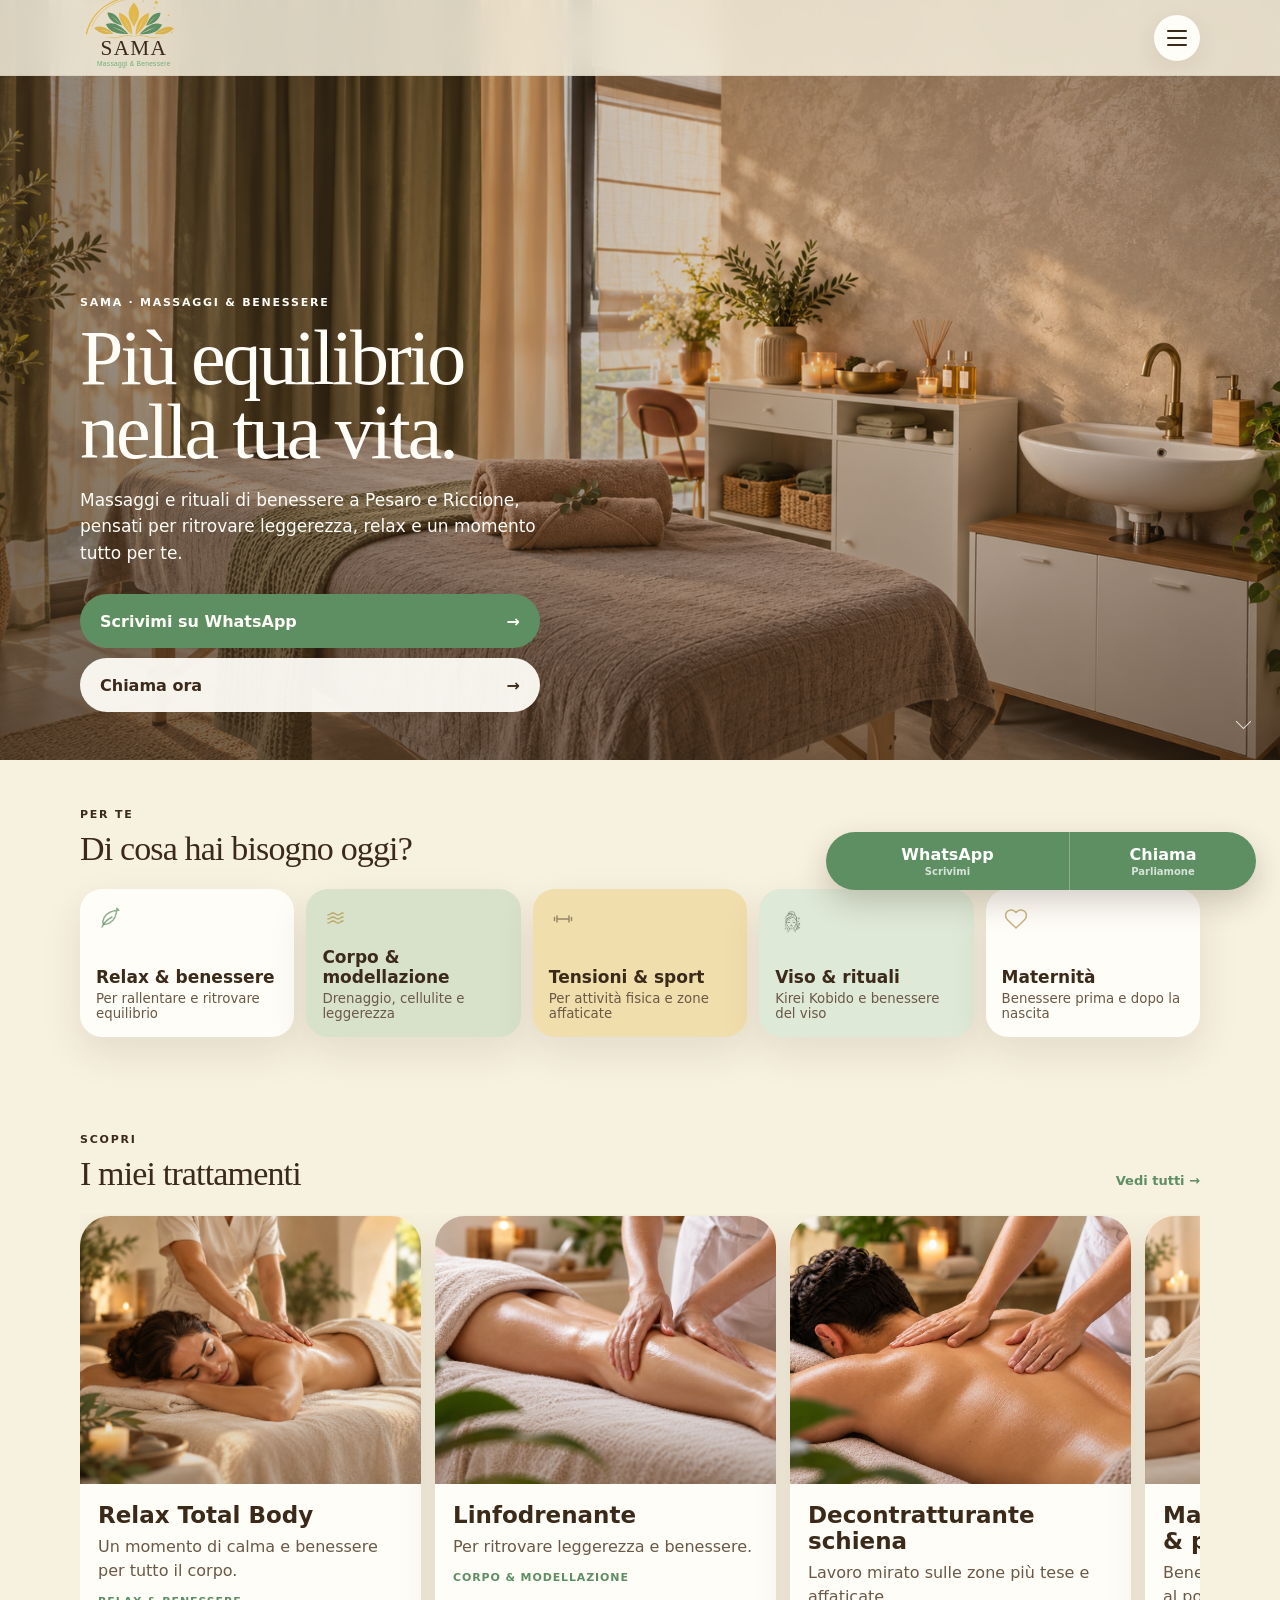
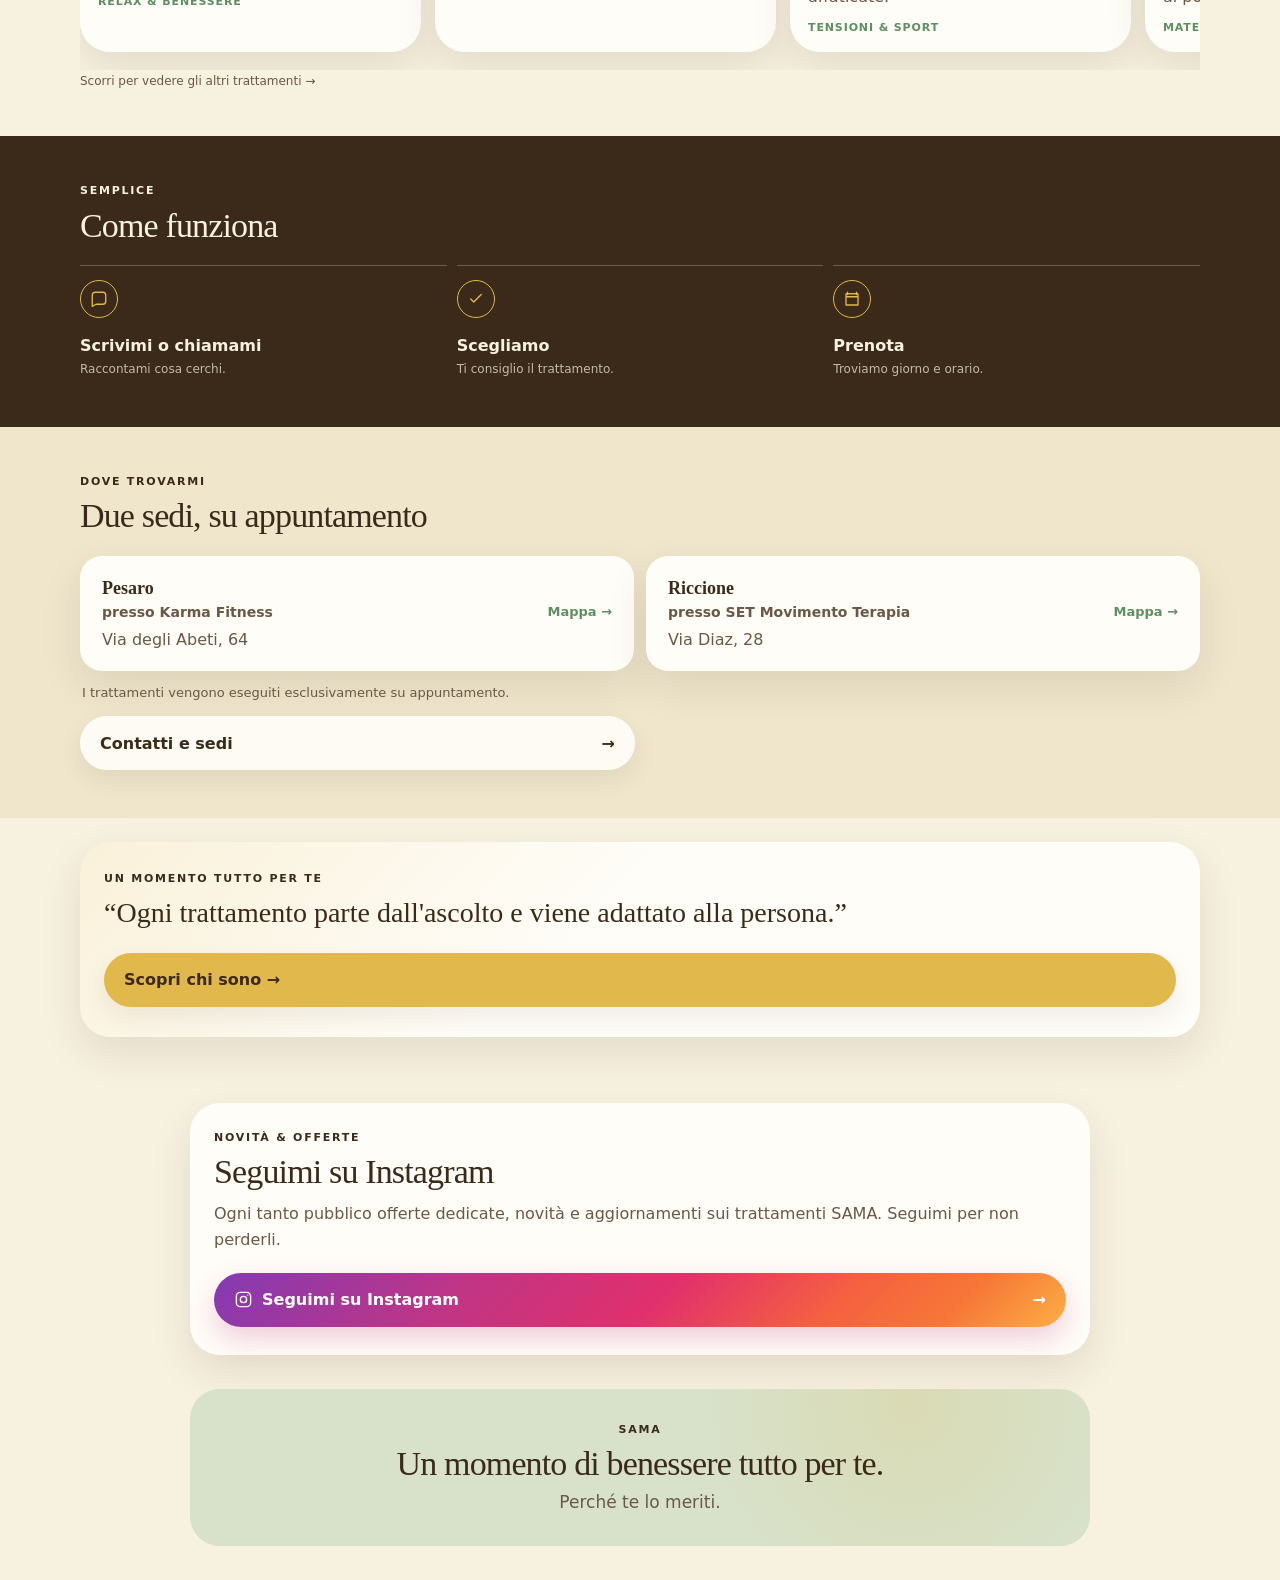
<file: index.html>
<!doctype html>
<html lang="it">
<head>
  <meta charset="utf-8">
  <meta name="viewport" content="width=device-width, initial-scale=1, viewport-fit=cover">
  <meta name="theme-color" content="#f7f1df">
  <meta name="description" content="Cerchi un massaggio a Pesaro o Riccione? Scopri i trattamenti SAMA per relax, tensioni muscolari, corpo e viso. Prenota il tuo momento di benessere.">
  <title>Massaggi a Pesaro e Riccione | SAMA Massaggi & Benessere</title>
  <link rel="canonical" href="https://samamassaggi.it/">
  <meta name="robots" content="index, follow, max-image-preview:large">
  <meta property="og:type" content="website">
  <meta property="og:locale" content="it_IT">
  <meta property="og:site_name" content="SAMA Massaggi & Benessere">
  <meta property="og:title" content="Massaggi a Pesaro e Riccione | SAMA Massaggi & Benessere">
  <meta property="og:description" content="Cerchi un massaggio a Pesaro o Riccione? Scopri i trattamenti SAMA per relax, tensioni muscolari, corpo e viso. Prenota il tuo momento di benessere.">
  <meta property="og:url" content="https://samamassaggi.it/">
  <meta property="og:image" content="https://samamassaggi.it/assets/hero-home.webp">
  <meta name="twitter:card" content="summary_large_image">
  <meta name="twitter:title" content="Massaggi a Pesaro e Riccione | SAMA Massaggi & Benessere">
  <meta name="twitter:description" content="Cerchi un massaggio a Pesaro o Riccione? Scopri i trattamenti SAMA per relax, tensioni muscolari, corpo e viso. Prenota il tuo momento di benessere.">
  <meta name="twitter:image" content="https://samamassaggi.it/assets/hero-home.webp">
  <link rel="icon" href="assets/favicon.ico" sizes="any">
  <link rel="apple-touch-icon" href="assets/sama-emblema-512.png">
  <link rel="icon" type="image/png" sizes="16x16" href="assets/favicon-16x16.png">
  <link rel="icon" type="image/png" sizes="32x32" href="assets/favicon-32x32.png">
  <link rel="icon" type="image/png" sizes="48x48" href="assets/favicon-48x48.png">
  <link rel="icon" type="image/png" sizes="64x64" href="assets/favicon-64x64.png">
  <link rel="preload" as="image" href="assets/hero-home.webp">
  <link rel="stylesheet" href="style.css">

  <script type="application/ld+json">
  {
    "@context": "https://schema.org",
    "@graph": [
      {
        "@type": "Organization",
        "@id": "https://samamassaggi.it/#organization",
        "name": "SAMA Massaggi & Benessere",
        "url": "https://samamassaggi.it/",
        "logo": "https://samamassaggi.it/assets/sama-emblema-512.png",
        "telephone": "+393519392394",
        "sameAs": ["https://www.instagram.com/sama.massaggiebenessere/"],
        "areaServed": [
          {"@type": "City", "name": "Pesaro"},
          {"@type": "City", "name": "Riccione"}
        ]
      },
      {
        "@type": "LocalBusiness",
        "@id": "https://samamassaggi.it/#pesaro",
        "name": "SAMA Massaggi & Benessere - Pesaro",
        "url": "https://samamassaggi.it/",
        "telephone": "+393519392394",
        "image": "https://samamassaggi.it/assets/hero-home.webp",
        "parentOrganization": {"@id": "https://samamassaggi.it/#organization"},
        "sameAs": ["https://www.instagram.com/sama.massaggiebenessere/"],
        "address": {
          "@type": "PostalAddress",
          "streetAddress": "Via degli Abeti 64",
          "addressLocality": "Pesaro",
          "addressRegion": "PU",
          "addressCountry": "IT"
        }
      },
      {
        "@type": "LocalBusiness",
        "@id": "https://samamassaggi.it/#riccione",
        "name": "SAMA Massaggi & Benessere - Riccione",
        "url": "https://samamassaggi.it/",
        "telephone": "+393519392394",
        "image": "https://samamassaggi.it/assets/hero-home.webp",
        "parentOrganization": {"@id": "https://samamassaggi.it/#organization"},
        "sameAs": ["https://www.instagram.com/sama.massaggiebenessere/"],
        "address": {
          "@type": "PostalAddress",
          "streetAddress": "Via Diaz 28",
          "addressLocality": "Riccione",
          "addressRegion": "RN",
          "addressCountry": "IT"
        }
      }
    ]
  }
  </script>
</head>
<body>
  <header class="site-header">
    <a class="brand" href="/" aria-label="SAMA Massaggi e Benessere">
      <img src="assets/logo-sama.svg" alt="SAMA Massaggi & Benessere">
    </a>
    <button class="menu-button" type="button" aria-label="Apri menu" aria-expanded="false" aria-controls="main-menu">
      <span></span><span></span><span></span>
    </button>
  </header>

  <nav class="mobile-menu" id="main-menu" aria-label="Navigazione principale">
    <a href="/">Home</a>
    <a href="/trattamenti">Trattamenti</a>
    <a href="/chi-sono">Chi sono</a>
    <a href="/contatti">Contatti</a>
  </nav>

  <main>
    <section class="hero">
      <div class="hero__decor hero__decor--one"></div>
      <div class="hero__decor hero__decor--two"></div>
      <div class="hero__content">
        <p class="eyebrow">SAMA · MASSAGGI & BENESSERE</p>
        <h1>Più equilibrio<br>nella tua vita.</h1>
        <p class="hero__lead">Massaggi e rituali di benessere a Pesaro e Riccione, pensati per ritrovare leggerezza, relax e un momento tutto per te.</p>
        <div class="actions">
          <a class="button button--primary" href="#" data-whatsapp>Scrivimi su WhatsApp <span>→</span></a>
          <a class="button button--secondary" href="#" data-phone>Chiama ora <span>→</span></a>
        </div>
      </div>
      <div class="scroll-cue" aria-hidden="true"><span></span></div>
    </section>

    <section class="section section--needs">
      <div class="section-heading">
        <div>
          <p class="eyebrow">PER TE</p>
          <h2>Di cosa hai bisogno oggi?</h2>
        </div>
      </div>
      <div class="needs-row needs-row--categories" data-home-categories></div>
    </section>

    <section class="section section--treatments">
      <div class="section-heading">
        <div>
          <p class="eyebrow">SCOPRI</p>
          <h2>I miei trattamenti</h2>
        </div>
        <a class="text-link" href="/trattamenti">Vedi tutti →</a>
      </div>

      <div class="treatment-carousel" aria-label="Anteprima trattamenti" data-home-treatments></div>
      <p class="swipe-hint">Scorri per vedere gli altri trattamenti <span>→</span></p>
    </section>

    <section class="section section--how">
      <div class="section-heading">
        <div>
          <p class="eyebrow">SEMPLICE</p>
          <h2>Come funziona</h2>
        </div>
      </div>
      <div class="steps">
        <article>
          <span class="step-icon" aria-hidden="true">
            <svg viewBox="0 0 24 24"><path d="M21 15a4 4 0 0 1-4 4H8l-5 3V7a4 4 0 0 1 4-4h10a4 4 0 0 1 4 4z"/></svg>
          </span>
          <h3>Scrivimi o chiamami</h3><p>Raccontami cosa cerchi.</p>
        </article>
        <article>
          <span class="step-icon" aria-hidden="true">
            <svg viewBox="0 0 24 24"><path d="m5 12 4 4L19 6"/></svg>
          </span>
          <h3>Scegliamo</h3><p>Ti consiglio il trattamento.</p>
        </article>
        <article>
          <span class="step-icon" aria-hidden="true">
            <svg viewBox="0 0 24 24"><path d="M6 3v3M18 3v3M4 9h16M5 5h14a1 1 0 0 1 1 1v14H4V6a1 1 0 0 1 1-1z"/></svg>
          </span>
          <h3>Prenota</h3><p>Troviamo giorno e orario.</p>
        </article>
      </div>
    </section>

    <section class="section section--location">
      <div class="section-heading">
        <div>
          <p class="eyebrow">DOVE TROVARMI</p>
          <h2>Due sedi, su appuntamento</h2>
        </div>
      </div>

      <div class="location-list" data-location-list="home">
        <div class="location-card"><div><strong class="location-city">Pesaro</strong><span class="location-venue">presso Karma Fitness</span><p>Via degli Abeti, 64</p></div><a class="text-link" href="https://www.google.com/maps/search/?api=1&amp;query=Karma%20Fitness%20Via%20degli%20Abeti%2064%20Pesaro" target="_blank" rel="noopener">Mappa →</a></div>
        <div class="location-card"><div><strong class="location-city">Riccione</strong><span class="location-venue">presso SET Movimento Terapia</span><p>Via Diaz, 28</p></div><a class="text-link" href="https://www.google.com/maps/search/?api=1&amp;query=Via%20Diaz%2028%20Riccione" target="_blank" rel="noopener">Mappa →</a></div>
      </div>

      <p class="location-note">I trattamenti vengono eseguiti esclusivamente su appuntamento.</p>

      <div class="location-actions">
        <a class="button button--secondary" href="/contatti">Contatti e sedi <span>→</span></a>
      </div>
    </section>

    <section class="section section--trust">
      <div class="trust-card">
        <p class="eyebrow">UN MOMENTO TUTTO PER TE</p>
        <blockquote>“Ogni trattamento parte dall'ascolto e viene adattato alla persona.”</blockquote>
        <a class="button button--gold" href="/chi-sono">Scopri chi sono →</a>
      </div>
    </section>
    <section class="section home-instagram">
      <div class="social-card">
        <p class="eyebrow">NOVITÀ & OFFERTE</p>
        <h2>Seguimi su Instagram</h2>
        <p>Ogni tanto pubblico offerte dedicate, novità e aggiornamenti sui trattamenti SAMA. Seguimi per non perderli.</p>
        <a class="button button--instagram" href="https://www.instagram.com/sama.massaggiebenessere/" target="_blank" rel="noopener noreferrer" aria-label="Segui SAMA Massaggi e Benessere su Instagram">
          <span class="instagram-label"><svg viewBox="0 0 24 24" aria-hidden="true"><rect x="3" y="3" width="18" height="18" rx="5"/><circle cx="12" cy="12" r="4"/><circle cx="17.5" cy="6.5" r=".8" class="instagram-dot"/></svg> Seguimi su Instagram</span><span>→</span>
        </a>
      </div>
    </section>

    <section class="home-motto">
      <p class="eyebrow">SAMA</p>
      <h2>Un momento di benessere tutto per te.</h2>
      <p>Perché te lo meriti.</p>
    </section>
  </main>

  <nav class="sticky-contact" aria-label="Contatti rapidi">
    <a href="#" data-whatsapp><span class="sticky-contact__label">WhatsApp</span><small>Scrivimi</small></a>
    <a href="#" data-phone><span class="sticky-contact__label">Chiama</span><small>Parliamone</small></a>
  </nav>

  <script src="site-data.js"></script>
  <script src="script.js"></script>
</body>
</html>
</file>
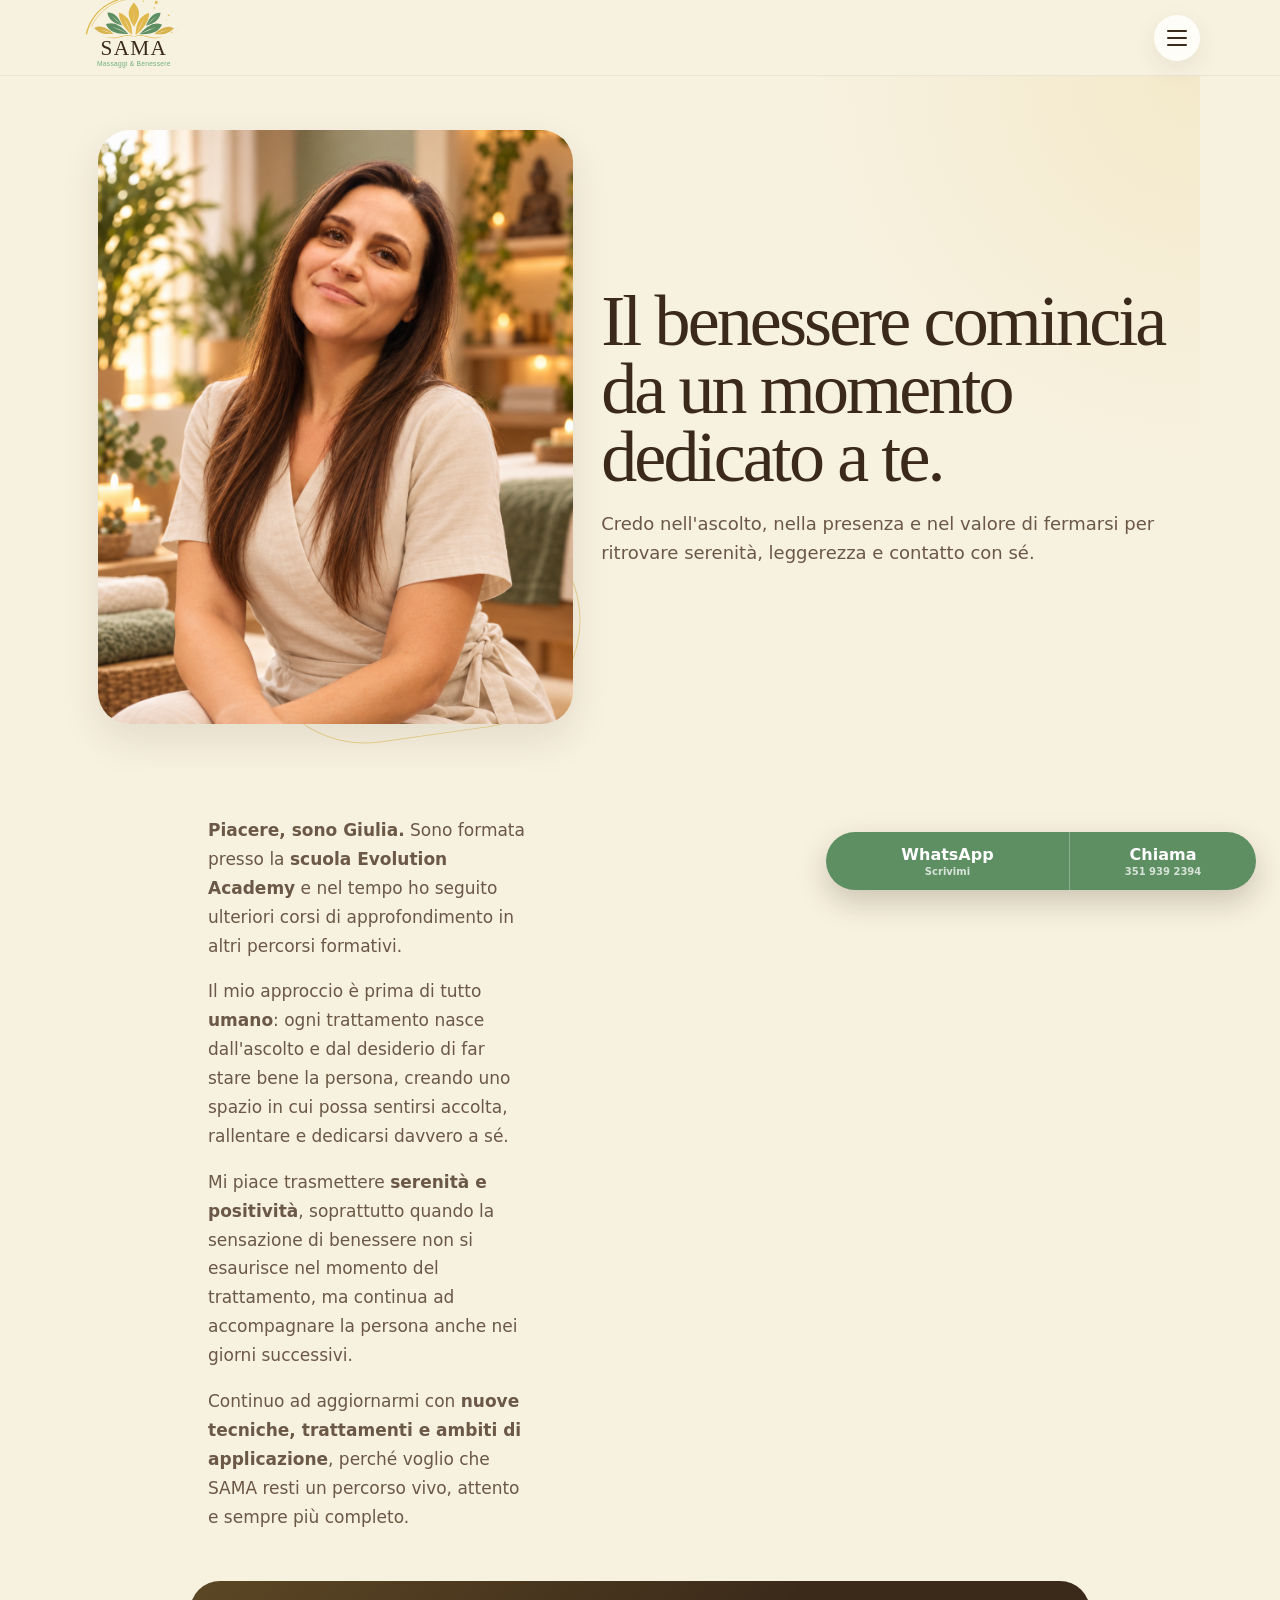
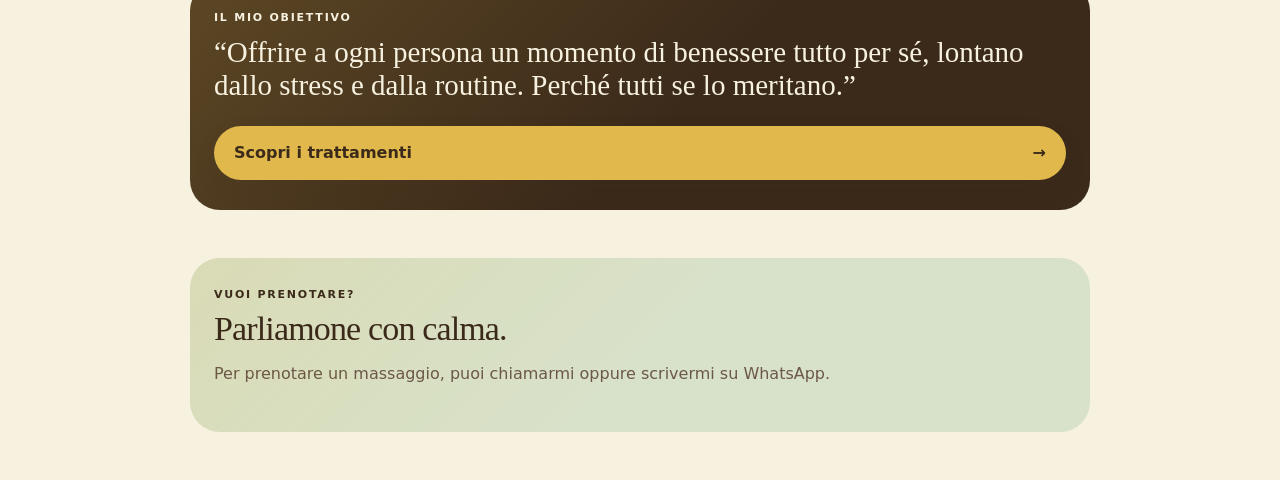
<file: chi-sono.html>
<!doctype html>
<html lang="it">
<head>
  <meta charset="utf-8">
  <meta name="viewport" content="width=device-width, initial-scale=1, viewport-fit=cover">
  <meta name="theme-color" content="#f7f1df">
  <meta name="description" content="Conosci Giulia e l’approccio SAMA: ascolto, attenzione e aggiornamento continuo per creare momenti di benessere a Pesaro e Riccione.">
  <title>Giulia | SAMA Massaggi & Benessere a Pesaro e Riccione</title>
  <link rel="canonical" href="https://samamassaggi.it/chi-sono">
  <meta name="robots" content="index, follow, max-image-preview:large">
  <meta property="og:type" content="website">
  <meta property="og:locale" content="it_IT">
  <meta property="og:site_name" content="SAMA Massaggi & Benessere">
  <meta property="og:title" content="Giulia | SAMA Massaggi & Benessere a Pesaro e Riccione">
  <meta property="og:description" content="Conosci Giulia e l’approccio SAMA: ascolto, attenzione e aggiornamento continuo per creare momenti di benessere a Pesaro e Riccione.">
  <meta property="og:url" content="https://samamassaggi.it/chi-sono">
  <meta property="og:image" content="https://samamassaggi.it/assets/giulia-editoriale.webp">
  <meta name="twitter:card" content="summary_large_image">
  <meta name="twitter:title" content="Giulia | SAMA Massaggi & Benessere a Pesaro e Riccione">
  <meta name="twitter:description" content="Conosci Giulia e l’approccio SAMA: ascolto, attenzione e aggiornamento continuo per creare momenti di benessere a Pesaro e Riccione.">
  <meta name="twitter:image" content="https://samamassaggi.it/assets/giulia-editoriale.webp">
  <link rel="icon" href="assets/favicon.ico" sizes="any">
  <link rel="apple-touch-icon" href="assets/sama-emblema-512.png">
  <link rel="icon" type="image/png" sizes="16x16" href="assets/favicon-16x16.png">
  <link rel="icon" type="image/png" sizes="32x32" href="assets/favicon-32x32.png">
  <link rel="icon" type="image/png" sizes="48x48" href="assets/favicon-48x48.png">
  <link rel="icon" type="image/png" sizes="64x64" href="assets/favicon-64x64.png">
  <link rel="stylesheet" href="style.css">
</head>
<body>
  <header class="site-header">
    <a class="brand" href="/" aria-label="SAMA Massaggi e Benessere">
      <img src="assets/logo-sama.svg" alt="SAMA Massaggi & Benessere">
    </a>
    <button class="menu-button" type="button" aria-label="Apri menu" aria-expanded="false" aria-controls="main-menu">
      <span></span><span></span><span></span>
    </button>
  </header>

  <nav class="mobile-menu" id="main-menu" aria-label="Navigazione principale">
    <a href="/">Home</a>
    <a href="/trattamenti">Trattamenti</a>
    <a href="/chi-sono">Chi sono</a>
    <a href="/contatti">Contatti</a>
  </nav>

  <main class="about-page">
    <section class="about-hero">
      <div class="about-portrait-wrap">
        <img class="about-portrait" src="assets/giulia-editoriale.webp" alt="Giulia, SAMA Massaggi & Benessere" decoding="async">
      </div>
      <div class="about-hero__copy">
        <h1>Il benessere comincia da un momento dedicato a te.</h1>
        <p class="about-lead">Credo nell'ascolto, nella presenza e nel valore di fermarsi per ritrovare serenità, leggerezza e contatto con sé.</p>
      </div>
    </section>

    <section class="about-story">
      <div class="about-story__text">
        <p><strong>Piacere, sono Giulia.</strong> Sono formata presso la <strong>scuola Evolution Academy</strong> e nel tempo ho seguito ulteriori corsi di approfondimento in altri percorsi formativi.</p>

        <p>Il mio approccio è prima di tutto <strong>umano</strong>: ogni trattamento nasce dall'ascolto e dal desiderio di far stare bene la persona, creando uno spazio in cui possa sentirsi accolta, rallentare e dedicarsi davvero a sé.</p>

        <p>Mi piace trasmettere <strong>serenità e positività</strong>, soprattutto quando la sensazione di benessere non si esaurisce nel momento del trattamento, ma continua ad accompagnare la persona anche nei giorni successivi.</p>

        <p>Continuo ad aggiornarmi con <strong>nuove tecniche, trattamenti e ambiti di applicazione</strong>, perché voglio che SAMA resti un percorso vivo, attento e sempre più completo.</p>
      </div>
    </section>

    <section class="about-quote">
      <p class="eyebrow">IL MIO OBIETTIVO</p>
      <blockquote>“Offrire a ogni persona un momento di benessere tutto per sé, lontano dallo stress e dalla routine. Perché tutti se lo meritano.”</blockquote>
      <a class="button button--primary" href="/trattamenti">Scopri i trattamenti <span>→</span></a>
    </section>
    <section class="treatment-cta about-contact-cta">
      <p class="eyebrow">VUOI PRENOTARE?</p>
      <h2>Parliamone con calma.</h2>
      <p>Per prenotare un massaggio, puoi chiamarmi oppure scrivermi su WhatsApp.</p>
    </section>
  </main>

  <nav class="sticky-contact" aria-label="Contatti rapidi">
    <a href="#" data-whatsapp><span class="sticky-contact__label">WhatsApp</span><small>Scrivimi</small></a>
    <a href="#" data-phone><span class="sticky-contact__label">Chiama</span><small data-phone-display></small></a>
  </nav>

  <script src="site-data.js"></script>
  <script src="script.js"></script>
</body>
</html>
</file>
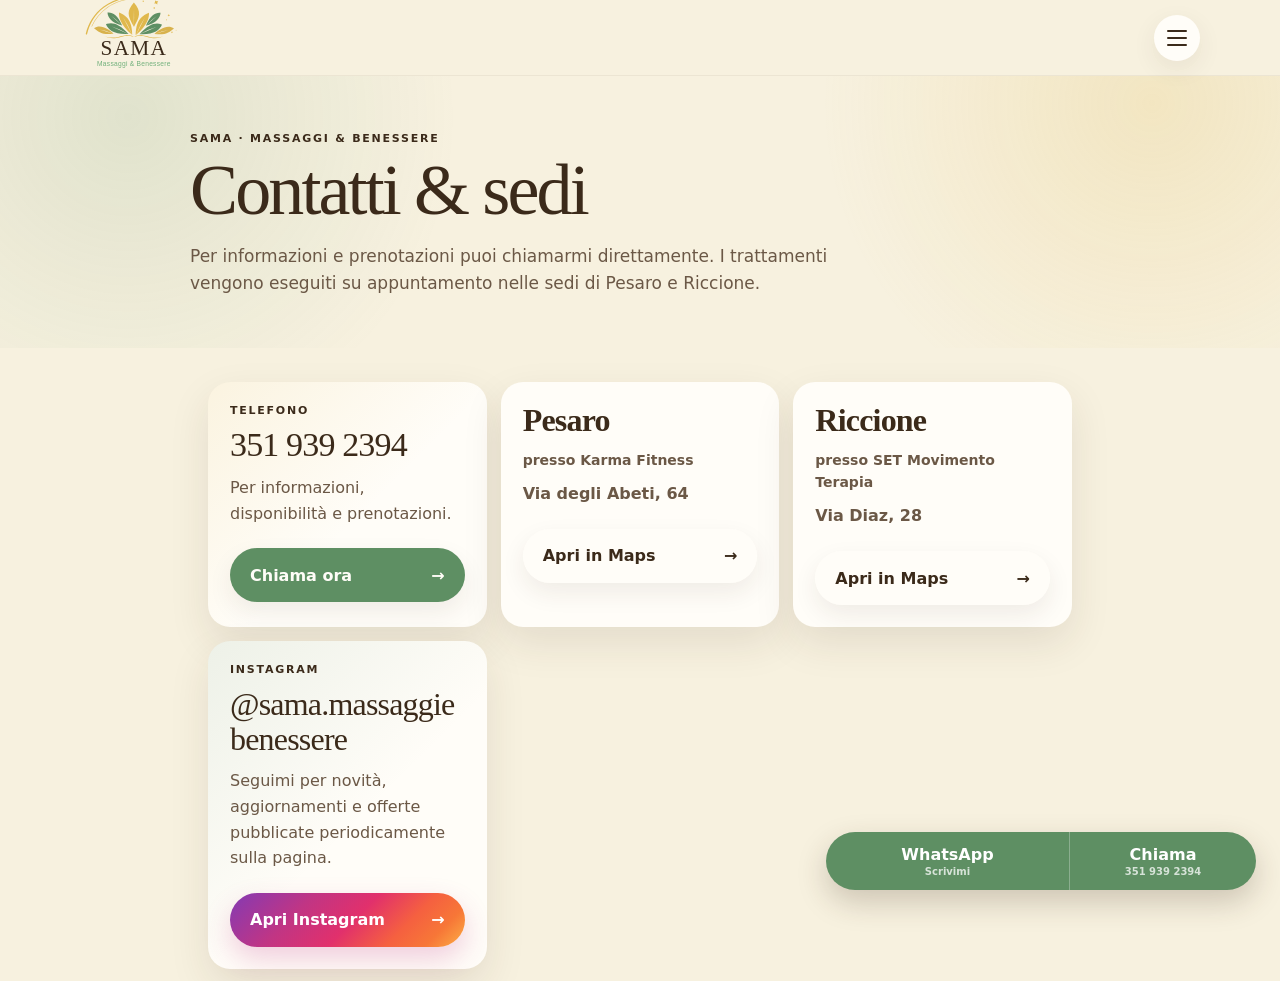
<file: contatti.html>
<!doctype html>
<html lang="it">
<head>
  <meta charset="utf-8">
  <meta name="viewport" content="width=device-width, initial-scale=1, viewport-fit=cover">
  <meta name="theme-color" content="#f7f1df">
  <meta name="description" content="Contatta SAMA Massaggi & Benessere e scopri le sedi di Pesaro e Riccione. Informazioni e prenotazioni via telefono, WhatsApp e Instagram.">
  <title>Contatti e sedi a Pesaro e Riccione | SAMA</title>
  <link rel="canonical" href="https://samamassaggi.it/contatti">
  <meta name="robots" content="index, follow, max-image-preview:large">
  <meta property="og:type" content="website">
  <meta property="og:locale" content="it_IT">
  <meta property="og:site_name" content="SAMA Massaggi & Benessere">
  <meta property="og:title" content="Contatti e sedi a Pesaro e Riccione | SAMA">
  <meta property="og:description" content="Contatta SAMA Massaggi & Benessere e scopri le sedi di Pesaro e Riccione. Informazioni e prenotazioni via telefono, WhatsApp e Instagram.">
  <meta property="og:url" content="https://samamassaggi.it/contatti">
  <meta property="og:image" content="https://samamassaggi.it/assets/hero-home.webp">
  <meta name="twitter:card" content="summary_large_image">
  <meta name="twitter:title" content="Contatti e sedi a Pesaro e Riccione | SAMA">
  <meta name="twitter:description" content="Contatta SAMA Massaggi & Benessere e scopri le sedi di Pesaro e Riccione. Informazioni e prenotazioni via telefono, WhatsApp e Instagram.">
  <meta name="twitter:image" content="https://samamassaggi.it/assets/hero-home.webp">
  <link rel="icon" href="assets/favicon.ico" sizes="any">
  <link rel="apple-touch-icon" href="assets/sama-emblema-512.png">
  <link rel="icon" type="image/png" sizes="16x16" href="assets/favicon-16x16.png">
  <link rel="icon" type="image/png" sizes="32x32" href="assets/favicon-32x32.png">
  <link rel="icon" type="image/png" sizes="48x48" href="assets/favicon-48x48.png">
  <link rel="icon" type="image/png" sizes="64x64" href="assets/favicon-64x64.png">
  <link rel="stylesheet" href="style.css">
</head>
<body>
  <header class="site-header">
    <a class="brand" href="/" aria-label="SAMA Massaggi e Benessere">
      <img src="assets/logo-sama.svg" alt="SAMA Massaggi & Benessere">
    </a>
    <button class="menu-button" type="button" aria-label="Apri menu" aria-expanded="false" aria-controls="main-menu">
      <span></span><span></span><span></span>
    </button>
  </header>

  <nav class="mobile-menu" id="main-menu" aria-label="Navigazione principale">
    <a href="/">Home</a>
    <a href="/trattamenti">Trattamenti</a>
    <a href="/chi-sono">Chi sono</a>
    <a href="/contatti">Contatti</a>
  </nav>

  <main class="treatments-page">
    <section class="page-hero">
      <p class="eyebrow">SAMA · MASSAGGI & BENESSERE</p>
      <h1>Contatti & sedi</h1>
      <p>Per informazioni e prenotazioni puoi chiamarmi direttamente. I trattamenti vengono eseguiti su appuntamento nelle sedi di Pesaro e Riccione.</p>
    </section>

    <section class="contact-grid">
      <article class="contact-card contact-card--phone">
        <p class="eyebrow">TELEFONO</p>
        <h2 data-phone-display></h2>
        <p>Per informazioni, disponibilità e prenotazioni.</p>
        <a class="button button--primary" href="#" data-phone>Chiama ora <span>→</span></a>
      </article>

      <div data-location-list="contact" style="display:contents">
        <article class="contact-card"><h2 class="contact-city">Pesaro</h2><p class="venue-name">presso Karma Fitness</p><p><strong>Via degli Abeti, 64</strong></p><a class="button button--secondary" href="https://www.google.com/maps/search/?api=1&amp;query=Karma%20Fitness%20Via%20degli%20Abeti%2064%20Pesaro" target="_blank" rel="noopener">Apri in Maps <span>→</span></a></article>
        <article class="contact-card"><h2 class="contact-city">Riccione</h2><p class="venue-name">presso SET Movimento Terapia</p><p><strong>Via Diaz, 28</strong></p><a class="button button--secondary" href="https://www.google.com/maps/search/?api=1&amp;query=Via%20Diaz%2028%20Riccione" target="_blank" rel="noopener">Apri in Maps <span>→</span></a></article>
      </div>

      <article class="contact-card contact-card--instagram">
        <p class="eyebrow">INSTAGRAM</p>
        <h2>@sama.massaggiebenessere</h2>
        <p>Seguimi per novità, aggiornamenti e offerte pubblicate periodicamente sulla pagina.</p>
        <a class="button button--instagram" href="https://www.instagram.com/sama.massaggiebenessere/" target="_blank" rel="noopener noreferrer">Apri Instagram <span>→</span></a>
      </article>
    </section>

  </main>

  <nav class="sticky-contact" aria-label="Contatti rapidi">
    <a href="#" data-whatsapp><span class="sticky-contact__label">WhatsApp</span><small>Scrivimi</small></a>
    <a href="#" data-phone><span class="sticky-contact__label">Chiama</span><small data-phone-display></small></a>
  </nav>

  <script src="site-data.js"></script>
  <script src="script.js"></script>
</body>
</html>
</file>
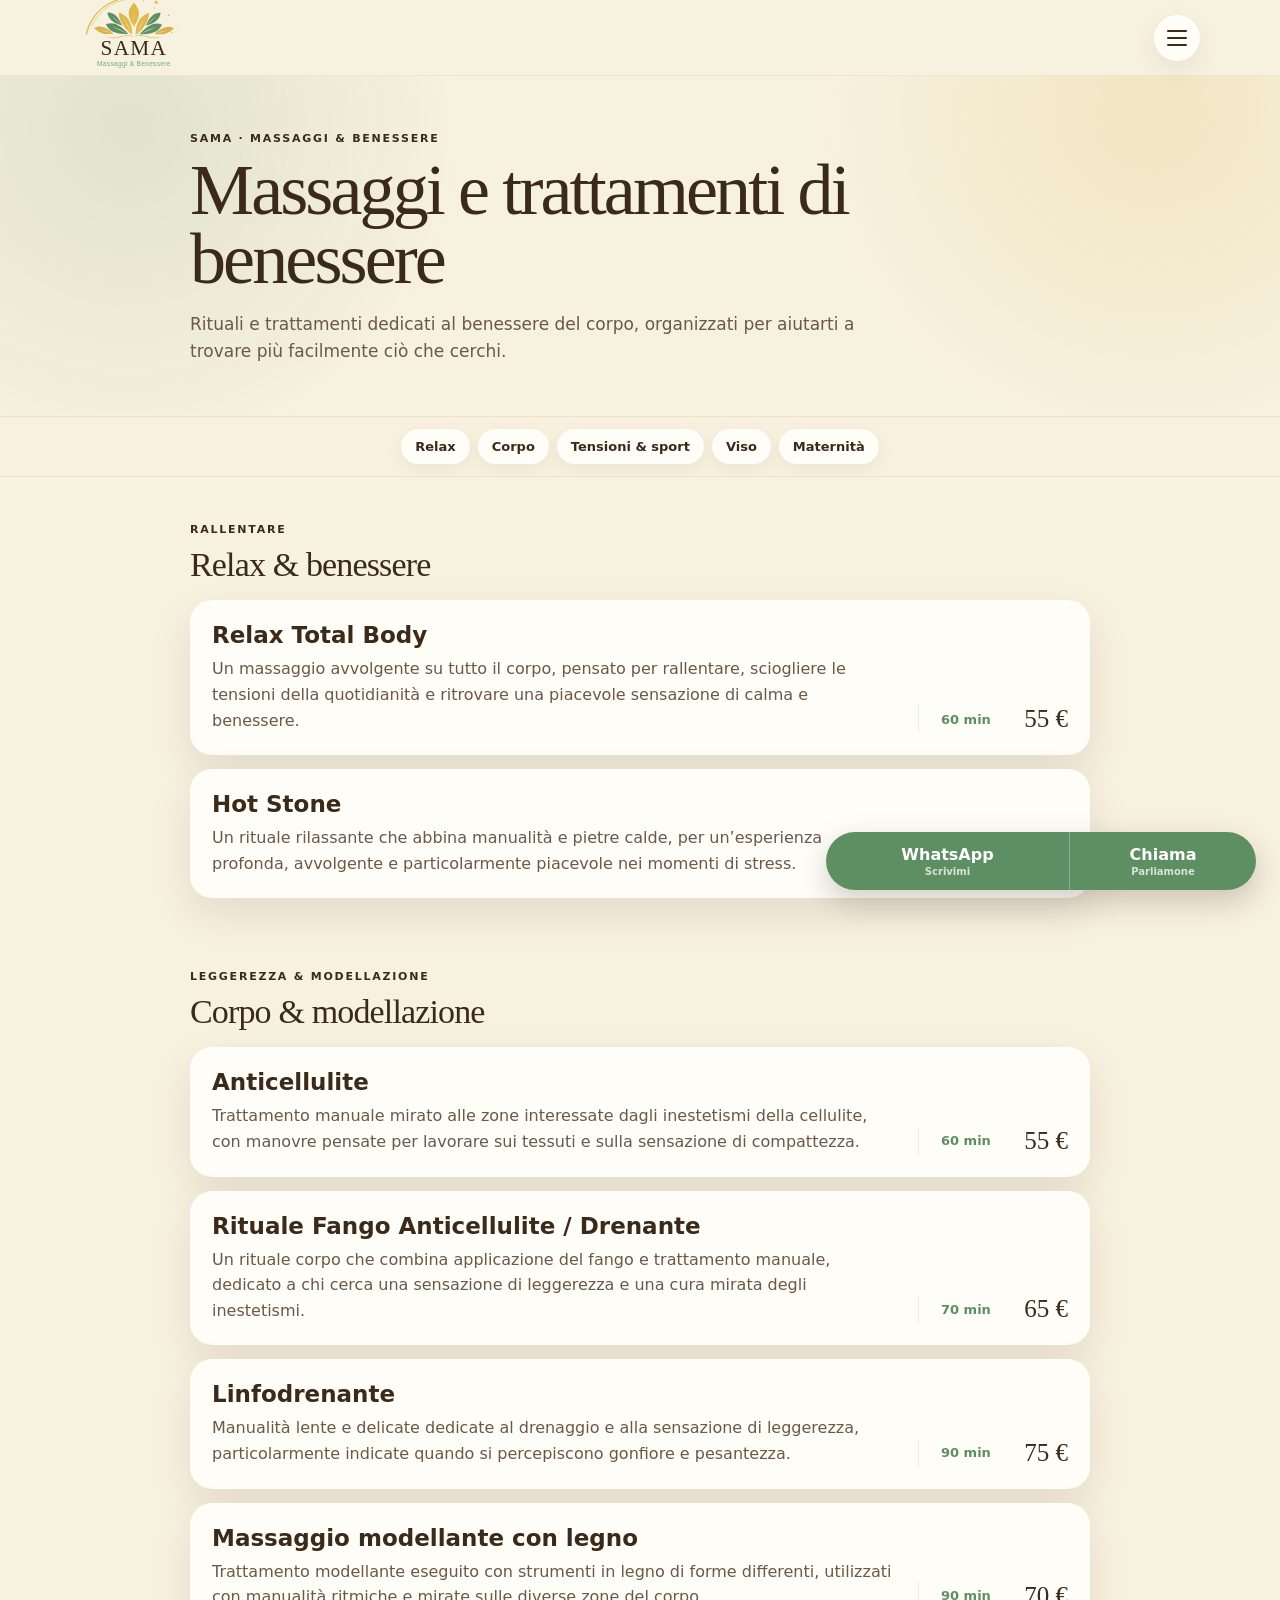
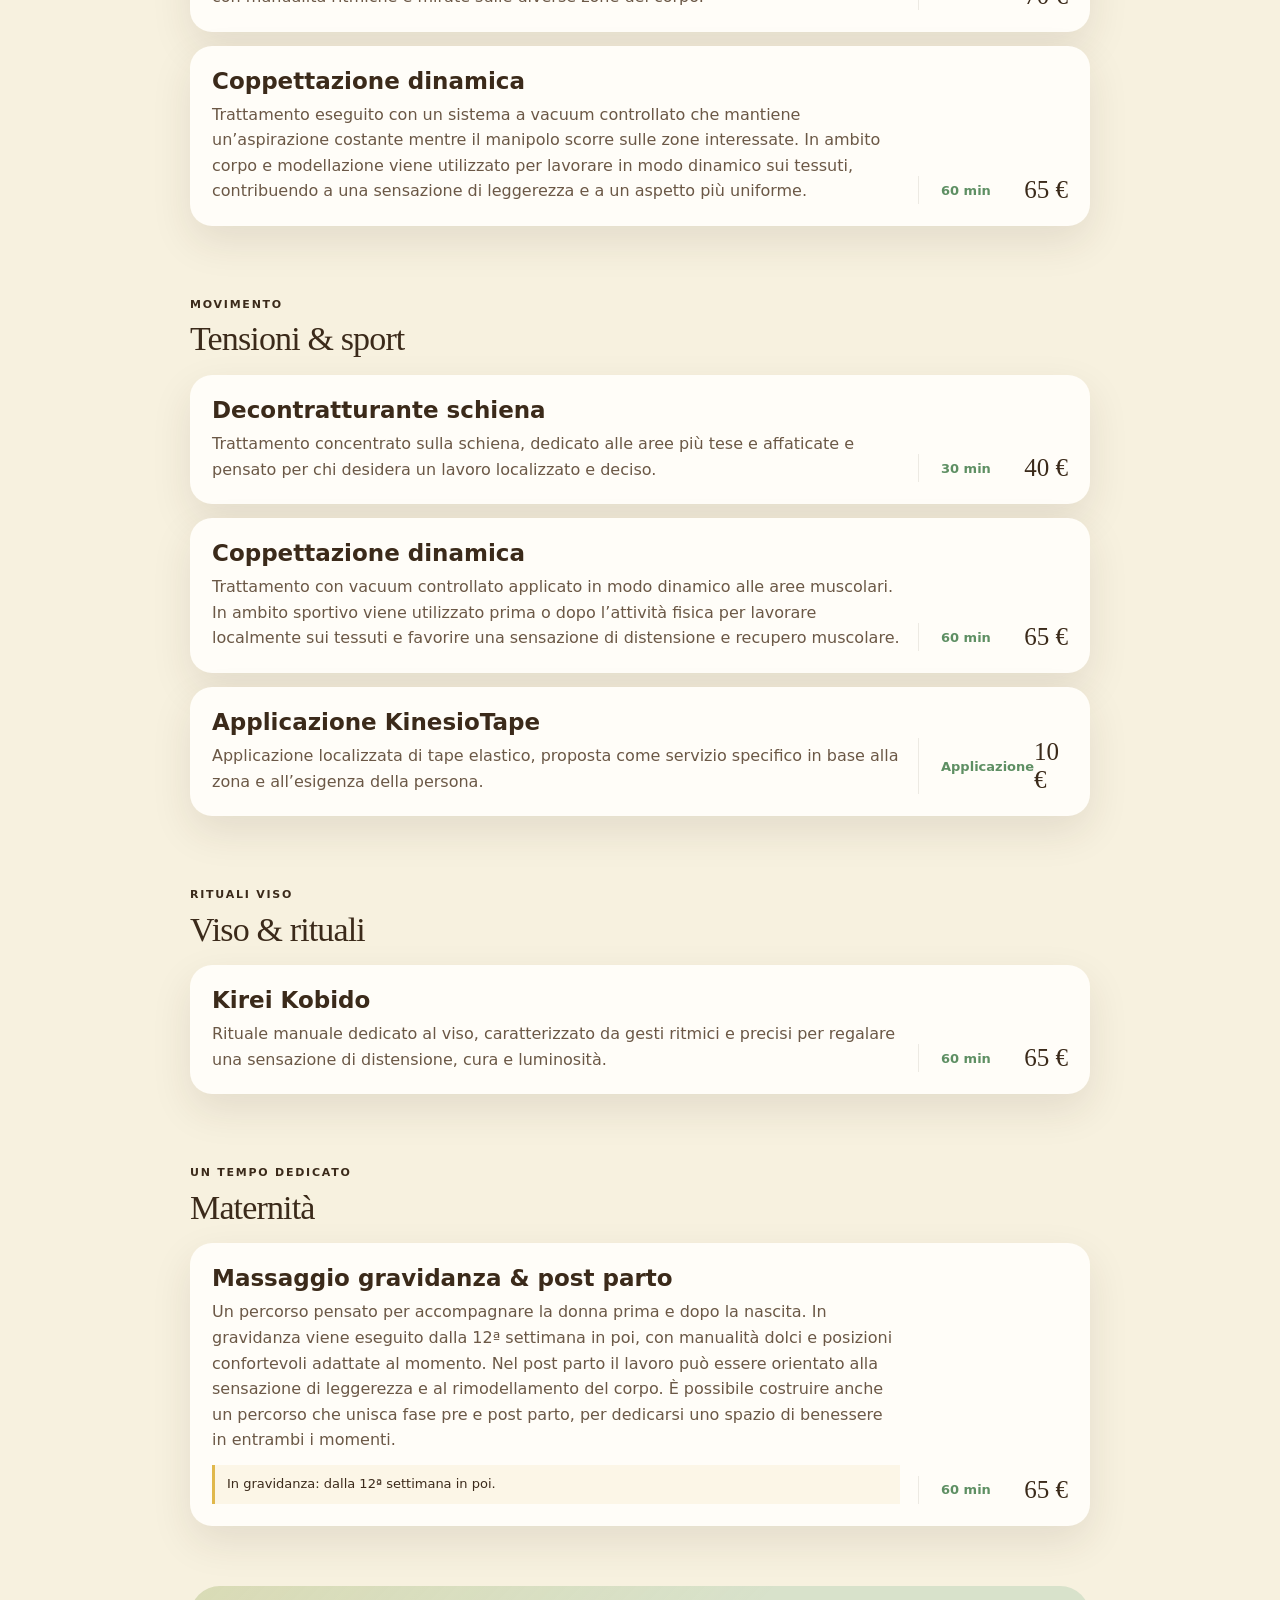
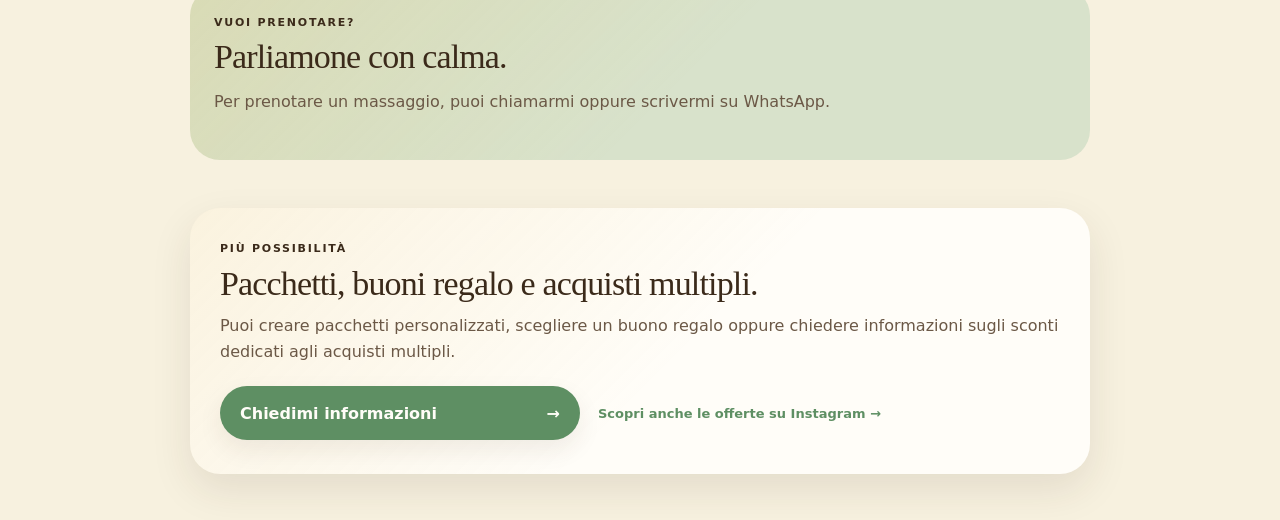
<file: trattamenti.html>
<!doctype html>
<html lang="it">
<head>
  <meta charset="utf-8">
  <meta name="viewport" content="width=device-width, initial-scale=1, viewport-fit=cover">
  <meta name="theme-color" content="#f7f1df">
  <meta name="description" content="Scopri i trattamenti SAMA a Pesaro e Riccione: relax, corpo e modellazione, tensioni e sport, viso, maternità, pacchetti e buoni regalo.">
  <title>Trattamenti e massaggi a Pesaro e Riccione | SAMA</title>
  <link rel="canonical" href="https://samamassaggi.it/trattamenti">
  <meta name="robots" content="index, follow, max-image-preview:large">
  <meta property="og:type" content="website">
  <meta property="og:locale" content="it_IT">
  <meta property="og:site_name" content="SAMA Massaggi & Benessere">
  <meta property="og:title" content="Trattamenti e massaggi a Pesaro e Riccione | SAMA">
  <meta property="og:description" content="Scopri i trattamenti SAMA a Pesaro e Riccione: relax, corpo e modellazione, tensioni e sport, viso, maternità, pacchetti e buoni regalo.">
  <meta property="og:url" content="https://samamassaggi.it/trattamenti">
  <meta property="og:image" content="https://samamassaggi.it/assets/hero-home.webp">
  <meta name="twitter:card" content="summary_large_image">
  <meta name="twitter:title" content="Trattamenti e massaggi a Pesaro e Riccione | SAMA">
  <meta name="twitter:description" content="Scopri i trattamenti SAMA a Pesaro e Riccione: relax, corpo e modellazione, tensioni e sport, viso, maternità, pacchetti e buoni regalo.">
  <meta name="twitter:image" content="https://samamassaggi.it/assets/hero-home.webp">
  <link rel="icon" href="assets/favicon.ico" sizes="any">
  <link rel="apple-touch-icon" href="assets/sama-emblema-512.png">
  <link rel="icon" type="image/png" sizes="16x16" href="assets/favicon-16x16.png">
  <link rel="icon" type="image/png" sizes="32x32" href="assets/favicon-32x32.png">
  <link rel="icon" type="image/png" sizes="48x48" href="assets/favicon-48x48.png">
  <link rel="icon" type="image/png" sizes="64x64" href="assets/favicon-64x64.png">
  <link rel="stylesheet" href="style.css">
</head>
<body>
  <header class="site-header">
    <a class="brand" href="/" aria-label="SAMA Massaggi e Benessere">
      <img src="assets/logo-sama.svg" alt="SAMA Massaggi & Benessere">
    </a>
    <button class="menu-button" type="button" aria-label="Apri menu" aria-expanded="false" aria-controls="main-menu">
      <span></span><span></span><span></span>
    </button>
  </header>

  <nav class="mobile-menu" id="main-menu" aria-label="Navigazione principale">
    <a href="/">Home</a>
    <a href="/trattamenti">Trattamenti</a>
    <a href="/chi-sono">Chi sono</a>
    <a href="/contatti">Contatti</a>
  </nav>

  <main class="treatments-page">
    <section class="page-hero">
      <p class="eyebrow">SAMA · MASSAGGI & BENESSERE</p>
      <h1>Massaggi e trattamenti di benessere</h1>
      <p>Rituali e trattamenti dedicati al benessere del corpo, organizzati per aiutarti a trovare più facilmente ciò che cerchi.</p>
    </section>

    <nav class="category-chips" aria-label="Categorie trattamenti" data-treatment-chips></nav>

    <div data-treatment-groups>
    <section class="treatment-group" id="relax">
      <div class="treatment-group__heading"><p class="eyebrow">RALLENTARE</p><h2>Relax &amp; benessere</h2></div>
      <article class="service-card" id="relax-total-body"><div><h3>Relax Total Body</h3><p>Un massaggio avvolgente su tutto il corpo, pensato per rallentare, sciogliere le tensioni della quotidianità e ritrovare una piacevole sensazione di calma e benessere.</p></div><div class="service-meta"><span>60 min</span><strong>55 €</strong></div></article>
      <article class="service-card" id="hot-stone"><div><h3>Hot Stone</h3><p>Un rituale rilassante che abbina manualità e pietre calde, per un’esperienza profonda, avvolgente e particolarmente piacevole nei momenti di stress.</p></div><div class="service-meta"><span>60 min</span><strong>65 €</strong></div></article>
    </section>
    <section class="treatment-group" id="corpo">
      <div class="treatment-group__heading"><p class="eyebrow">LEGGEREZZA &amp; MODELLAZIONE</p><h2>Corpo &amp; modellazione</h2></div>
      <article class="service-card" id="anticellulite"><div><h3>Anticellulite</h3><p>Trattamento manuale mirato alle zone interessate dagli inestetismi della cellulite, con manovre pensate per lavorare sui tessuti e sulla sensazione di compattezza.</p></div><div class="service-meta"><span>60 min</span><strong>55 €</strong></div></article>
      <article class="service-card" id="fango-anticellulite-drenante"><div><h3>Rituale Fango Anticellulite / Drenante</h3><p>Un rituale corpo che combina applicazione del fango e trattamento manuale, dedicato a chi cerca una sensazione di leggerezza e una cura mirata degli inestetismi.</p></div><div class="service-meta"><span>70 min</span><strong>65 €</strong></div></article>
      <article class="service-card" id="linfodrenante"><div><h3>Linfodrenante</h3><p>Manualità lente e delicate dedicate al drenaggio e alla sensazione di leggerezza, particolarmente indicate quando si percepiscono gonfiore e pesantezza.</p></div><div class="service-meta"><span>90 min</span><strong>75 €</strong></div></article>
      <article class="service-card" id="modellante-legno"><div><h3>Massaggio modellante con legno</h3><p>Trattamento modellante eseguito con strumenti in legno di forme differenti, utilizzati con manualità ritmiche e mirate sulle diverse zone del corpo.</p></div><div class="service-meta"><span>90 min</span><strong>70 €</strong></div></article>
      <article class="service-card" id="coppettazione-dinamica"><div><h3>Coppettazione dinamica</h3><p>Trattamento eseguito con un sistema a vacuum controllato che mantiene un’aspirazione costante mentre il manipolo scorre sulle zone interessate. In ambito corpo e modellazione viene utilizzato per lavorare in modo dinamico sui tessuti, contribuendo a una sensazione di leggerezza e a un aspetto più uniforme.</p></div><div class="service-meta"><span>60 min</span><strong>65 €</strong></div></article>
    </section>
    <section class="treatment-group" id="sport">
      <div class="treatment-group__heading"><p class="eyebrow">MOVIMENTO</p><h2>Tensioni &amp; sport</h2></div>
      <article class="service-card" id="decontratturante-schiena"><div><h3>Decontratturante schiena</h3><p>Trattamento concentrato sulla schiena, dedicato alle aree più tese e affaticate e pensato per chi desidera un lavoro localizzato e deciso.</p></div><div class="service-meta"><span>30 min</span><strong>40 €</strong></div></article>
      <article class="service-card" id="coppettazione-dinamica-sport"><div><h3>Coppettazione dinamica</h3><p>Trattamento con vacuum controllato applicato in modo dinamico alle aree muscolari. In ambito sportivo viene utilizzato prima o dopo l’attività fisica per lavorare localmente sui tessuti e favorire una sensazione di distensione e recupero muscolare.</p></div><div class="service-meta"><span>60 min</span><strong>65 €</strong></div></article>
      <article class="service-card" id="kinesiotape"><div><h3>Applicazione KinesioTape</h3><p>Applicazione localizzata di tape elastico, proposta come servizio specifico in base alla zona e all’esigenza della persona.</p></div><div class="service-meta"><span>Applicazione</span><strong>10 €</strong></div></article>
    </section>
    <section class="treatment-group" id="viso">
      <div class="treatment-group__heading"><p class="eyebrow">RITUALI VISO</p><h2>Viso &amp; rituali</h2></div>
      <article class="service-card" id="kirei-kobido"><div><h3>Kirei Kobido</h3><p>Rituale manuale dedicato al viso, caratterizzato da gesti ritmici e precisi per regalare una sensazione di distensione, cura e luminosità.</p></div><div class="service-meta"><span>60 min</span><strong>65 €</strong></div></article>
    </section>
    <section class="treatment-group" id="maternita">
      <div class="treatment-group__heading"><p class="eyebrow">UN TEMPO DEDICATO</p><h2>Maternità</h2></div>
      <article class="service-card" id="maternita-pre-post"><div><h3>Massaggio gravidanza &amp; post parto</h3><p>Un percorso pensato per accompagnare la donna prima e dopo la nascita. In gravidanza viene eseguito dalla 12ª settimana in poi, con manualità dolci e posizioni confortevoli adattate al momento. Nel post parto il lavoro può essere orientato alla sensazione di leggerezza e al rimodellamento del corpo. È possibile costruire anche un percorso che unisca fase pre e post parto, per dedicarsi uno spazio di benessere in entrambi i momenti.</p><p class="service-note">In gravidanza: dalla 12ª settimana in poi.</p></div><div class="service-meta"><span>60 min</span><strong>65 €</strong></div></article>
    </section>
  </div>

    <section class="treatment-cta">
      <p class="eyebrow">VUOI PRENOTARE?</p>
      <h2>Parliamone con calma.</h2>
      <p>Per prenotare un massaggio, puoi chiamarmi oppure scrivermi su WhatsApp.</p>
    </section>

    <section class="treatment-extras">
      <p class="eyebrow">PIÙ POSSIBILITÀ</p>
      <h2>Pacchetti, buoni regalo e acquisti multipli.</h2>
      <p>Puoi creare pacchetti personalizzati, scegliere un buono regalo oppure chiedere informazioni sugli sconti dedicati agli acquisti multipli.</p>
      <div class="treatment-extras__actions">
        <a class="button button--primary" href="#" data-whatsapp>Chiedimi informazioni <span>→</span></a>
        <a class="text-link instagram-inline" href="https://www.instagram.com/sama.massaggiebenessere/" target="_blank" rel="noopener noreferrer">Scopri anche le offerte su Instagram →</a>
      </div>
    </section>

  </main>

  <nav class="sticky-contact" aria-label="Contatti rapidi">
    <a href="#" data-whatsapp><span class="sticky-contact__label">WhatsApp</span><small>Scrivimi</small></a>
    <a href="#" data-phone><span class="sticky-contact__label">Chiama</span><small>Parliamone</small></a>
  </nav>

  <script src="site-data.js"></script>
  <script src="script.js"></script>
</body>
</html>
</file>
<file: style.css>
:root {
  --cream: #f7f1df;
  --cream-2: #efe6cc;
  --sage: #5e8f63;
  --sage-light: #a8c19e;
  --mint: #d8e2cb;
  --gold: #e0b84c;
  --brown: #3b2a1a;
  --brown-soft: #6b5846;
  --white: #fffdf8;
  --shadow: 0 16px 40px rgba(59,42,26,.10);
  --radius-lg: 30px;
  --radius-md: 22px;
}

* { box-sizing: border-box; }

html { scroll-behavior: smooth; }

body {
  margin: 0;
  background: var(--cream);
  color: var(--brown);
  font-family: Inter, ui-sans-serif, system-ui, -apple-system, BlinkMacSystemFont, "Segoe UI", sans-serif;
  padding-bottom: calc(84px + env(safe-area-inset-bottom));
}

body.menu-open { overflow: hidden; }

a { color: inherit; text-decoration: none; }
button, a { -webkit-tap-highlight-color: transparent; }

.site-header {
  position: fixed;
  top: 0;
  left: 0;
  right: 0;
  z-index: 50;
  height: 76px;
  padding: 10px 18px;
  display: flex;
  align-items: center;
  justify-content: space-between;
  background: rgba(247,241,223,.84);
  backdrop-filter: blur(16px);
  border-bottom: 1px solid rgba(59,42,26,.06);
}

.brand img {
  width: 108px;
  height: auto;
  display: block;
}

.menu-button {
  width: 46px;
  height: 46px;
  display: grid;
  place-content: center;
  gap: 5px;
  border: 0;
  border-radius: 50%;
  background: var(--white);
  box-shadow: 0 8px 24px rgba(59,42,26,.08);
}

.menu-button span {
  width: 20px;
  height: 2px;
  background: var(--brown);
  border-radius: 2px;
  transition: .25s ease;
}

.mobile-menu {
  position: fixed;
  inset: 76px 0 0;
  z-index: 45;
  padding: 34px 22px;
  display: flex;
  flex-direction: column;
  gap: 18px;
  background: rgba(247,241,223,.98);
  transform: translateY(-8px);
  opacity: 0;
  visibility: hidden;
  pointer-events: none;
  transition: opacity .25s ease, transform .25s ease, visibility .25s ease;
}

.mobile-menu a {
  font-family: Georgia, "Times New Roman", serif;
  font-size: 36px;
  padding: 12px 0;
  border-bottom: 1px solid rgba(59,42,26,.10);
}

body.menu-open .mobile-menu {
  opacity: 1;
  visibility: visible;
  transform: translateY(0);
  pointer-events: auto;
}

body.menu-open .menu-button span:nth-child(1) { transform: translateY(7px) rotate(45deg); }
body.menu-open .menu-button span:nth-child(2) { opacity: 0; }
body.menu-open .menu-button span:nth-child(3) { transform: translateY(-7px) rotate(-45deg); }

.hero {
  position: relative;
  min-height: 86svh;
  padding: 132px 20px 48px;
  display: flex;
  align-items: flex-end;
  overflow: hidden;
  background:
    linear-gradient(90deg, rgba(59,42,26,.60) 0%, rgba(59,42,26,.30) 44%, rgba(59,42,26,.08) 78%),
    url("assets/hero-home.webp") center center / cover no-repeat;
}

.hero::after {
  content: "";
  position: absolute;
  inset: 0;
  background: linear-gradient(to top, rgba(59,42,26,.44), transparent 52%);
  pointer-events: none;
}

.hero__decor {
  position: absolute;
  border: 1px solid rgba(224,184,76,.70);
  border-radius: 50%;
  transform: rotate(-18deg);
}

.hero__decor--one {
  width: 430px;
  height: 260px;
  right: -180px;
  top: 130px;
}

.hero__decor--two {
  width: 310px;
  height: 180px;
  right: -90px;
  top: 190px;
}

.hero__content {
  position: relative;
  z-index: 2;
  max-width: 590px;
  color: var(--white);
}

.eyebrow {
  margin: 0 0 10px;
  font-size: 11px;
  line-height: 1.3;
  letter-spacing: .16em;
  font-weight: 800;
}

h1, h2, h3, p { margin-top: 0; }

h1, h2 {
  font-family: Georgia, "Times New Roman", serif;
  font-weight: 500;
}

h1 {
  margin-bottom: 18px;
  font-size: clamp(50px, 14vw, 78px);
  line-height: .95;
  letter-spacing: -.04em;
}

h2 {
  margin-bottom: 0;
  font-size: 34px;
  line-height: 1.02;
  letter-spacing: -.025em;
}

.hero__lead {
  max-width: 460px;
  margin-bottom: 0;
  font-size: 17px;
  line-height: 1.55;
}

.actions {
  display: grid;
  gap: 10px;
  margin-top: 28px;
}

.button {
  min-height: 54px;
  padding: 0 20px;
  display: flex;
  justify-content: space-between;
  align-items: center;
  border-radius: 999px;
  font-weight: 750;
  box-shadow: 0 10px 24px rgba(59,42,26,.08);
}

.button--primary { background: var(--sage); color: var(--white); }
.button--secondary { background: rgba(255,253,248,.94); color: var(--brown); }
.button--gold { background: var(--gold); color: var(--brown); }

.scroll-cue {
  position: absolute;
  z-index: 2;
  right: 24px;
  bottom: 26px;
  width: 26px;
  height: 26px;
  display: grid;
  place-items: center;
}

.scroll-cue span {
  width: 11px;
  height: 11px;
  border-right: 1.5px solid rgba(255,255,255,.78);
  border-bottom: 1.5px solid rgba(255,255,255,.78);
  transform: rotate(45deg);
  animation: scrollCue 1.7s ease-in-out infinite;
}

@keyframes scrollCue {
  0%,100% { transform: translateY(-2px) rotate(45deg); opacity: .45; }
  50% { transform: translateY(5px) rotate(45deg); opacity: 1; }
}

.section { padding: 48px 18px; }

.section-heading {
  margin-bottom: 22px;
  display: flex;
  gap: 12px;
  align-items: end;
  justify-content: space-between;
}

.text-link {
  flex: none;
  padding-bottom: 4px;
  font-size: 13px;
  font-weight: 800;
  color: var(--sage);
}

.needs-row {
  display: grid;
  grid-template-columns: repeat(2, minmax(0,1fr));
  gap: 12px;
}

.need-card {
  min-height: 148px;
  padding: 16px;
  border-radius: var(--radius-md);
  display: flex;
  flex-direction: column;
  justify-content: flex-end;
  background: var(--white);
  box-shadow: var(--shadow);
}

.need-card:nth-child(2) { background: var(--mint); }
.need-card:nth-child(3) { background: #f0dfac; }
.need-card:nth-child(4) { background: #dfe9d7; }

.need-card__icon {
  margin-bottom: auto;
  font-family: Georgia, serif;
  font-size: 28px;
  color: var(--sage);
}

.need-card strong { font-size: 17px; }
.need-card small { margin-top: 4px; color: var(--brown-soft); }

.section--treatments { overflow: hidden; }

.treatment-carousel {
  display: grid;
  grid-auto-flow: column;
  grid-auto-columns: 78%;
  gap: 14px;
  overflow-x: auto;
  scroll-snap-type: x mandatory;
  overscroll-behavior-inline: contain;
  scrollbar-width: none;
  padding: 2px 20px 18px 0;
}

.treatment-carousel::-webkit-scrollbar { display: none; }

.treatment-card {
  scroll-snap-align: start;
  overflow: hidden;
  border-radius: var(--radius-lg);
  background: var(--white);
  box-shadow: var(--shadow);
}

.treatment-card__image {
  position: relative;
  aspect-ratio: 4 / 3.15;
  overflow: hidden;
}

.treatment-card__image::before,
.treatment-card__image::after {
  content: "";
  position: absolute;
  border-radius: 50%;
  filter: blur(.2px);
}

.treatment-card__image::before {
  width: 70%;
  height: 70%;
  right: -10%;
  top: -8%;
  background: rgba(255,255,255,.18);
}

.treatment-card__image::after {
  width: 46%;
  height: 46%;
  left: 8%;
  bottom: -8%;
  background: rgba(59,42,26,.12);
}

.treatment-card__image--one { background: linear-gradient(145deg,#7f9f7a,#d7c278); }
.treatment-card__image--two { background: linear-gradient(145deg,#d4b867,#eadfbd); }
.treatment-card__image--three { background: linear-gradient(145deg,#b5c8a6,#6f956f); }
.treatment-card__image--four { background: linear-gradient(145deg,#efe1c0,#c5d8ba); }

.treatment-card__image span {
  position: absolute;
  z-index: 2;
  right: 18px;
  bottom: 12px;
  font-family: Georgia, serif;
  font-size: 52px;
  color: rgba(255,255,255,.68);
}

.treatment-card__body { padding: 18px; }
.treatment-card h3 { margin-bottom: 7px; font-size: 23px; }
.treatment-card p { margin-bottom: 0; color: var(--brown-soft); line-height: 1.5; }

.swipe-hint {
  margin: 4px 0 0;
  font-size: 12px;
  color: var(--brown-soft);
}

.section--how { background: var(--brown); color: var(--cream); }

.steps {
  display: grid;
  grid-template-columns: repeat(3,1fr);
  gap: 10px;
}

.steps article {
  min-width: 0;
  padding-top: 14px;
  border-top: 1px solid rgba(247,241,223,.25);
}

.steps article > .step-icon {
  display: grid;
  place-items: center;
  width: 38px;
  height: 38px;
  margin-bottom: 18px;
  border: 1px solid var(--gold);
  border-radius: 50%;
  color: var(--gold);
}

.step-icon svg {
  width: 18px;
  height: 18px;
  fill: none;
  stroke: currentColor;
  stroke-width: 1.8;
  stroke-linecap: round;
  stroke-linejoin: round;
}

.steps h3 { margin-bottom: 6px; font-size: 16px; }
.steps p { margin-bottom: 0; font-size: 12px; line-height: 1.45; color: rgba(247,241,223,.72); }

.section--trust { padding-top: 24px; padding-bottom: 42px; }

.trust-card {
  padding: 30px 24px;
  border-radius: var(--radius-lg);
  background:
    linear-gradient(135deg, rgba(224,184,76,.18), transparent 45%),
    var(--white);
  box-shadow: var(--shadow);
}

blockquote {
  margin: 0 0 24px;
  font-family: Georgia, "Times New Roman", serif;
  font-size: 28px;
  line-height: 1.14;
}

.sticky-contact {
  position: fixed;
  z-index: 60;
  left: 12px;
  right: 12px;
  bottom: calc(10px + env(safe-area-inset-bottom));
  display: grid;
  grid-template-columns: 1.3fr 1fr;
  border-radius: 999px;
  overflow: hidden;
  box-shadow: 0 12px 30px rgba(59,42,26,.22);
  background: var(--sage);
}

.sticky-contact a {
  min-height: 58px;
  padding: 9px 12px;
  display: flex;
  flex-direction: column;
  align-items: center;
  justify-content: center;
  color: white;
  font-weight: 750;
}

.sticky-contact a + a { border-left: 1px solid rgba(255,255,255,.28); }
.sticky-contact small { margin-top: 2px; font-size: 10px; opacity: .75; }

@media (min-width: 760px) {
  body { padding-bottom: 0; }
  .site-header { padding-left: max(24px, calc((100vw - 1120px)/2)); padding-right: max(24px, calc((100vw - 1120px)/2)); }
  .hero, .section { padding-left: max(24px, calc((100vw - 1120px)/2)); padding-right: max(24px, calc((100vw - 1120px)/2)); }
  .hero { min-height: 760px; }
  .needs-row { grid-template-columns: repeat(4,1fr); }
  .treatment-carousel { grid-auto-columns: 31%; }
  .sticky-contact { width: 430px; left: auto; right: 24px; }
  .mobile-menu { left: auto; width: 420px; box-shadow: -20px 20px 50px rgba(59,42,26,.10); }
}

@media (prefers-reduced-motion: reduce) {
  *, *::before, *::after { scroll-behavior: auto !important; animation: none !important; transition: none !important; }
}


/* Pagina trattamenti */
.treatments-page {
  padding-top: 76px;
}

.page-hero {
  padding: 56px 18px 34px;
  background:
    radial-gradient(circle at 90% 10%, rgba(224,184,76,.20), transparent 28%),
    radial-gradient(circle at 10% 15%, rgba(94,143,99,.15), transparent 28%),
    var(--cream);
}

.page-hero h1 {
  color: var(--brown);
  font-size: clamp(48px, 13vw, 72px);
  margin-bottom: 18px;
}

.page-hero > p:last-child {
  max-width: 680px;
  color: var(--brown-soft);
  font-size: 17px;
  line-height: 1.6;
}

.category-chips {
  position: sticky;
  top: 76px;
  z-index: 30;
  display: flex;
  gap: 8px;
  overflow-x: auto;
  padding: 12px 18px;
  background: rgba(247,241,223,.94);
  backdrop-filter: blur(14px);
  border-block: 1px solid rgba(59,42,26,.07);
  scrollbar-width: none;
}

.category-chips::-webkit-scrollbar { display: none; }

.category-chips a {
  flex: none;
  padding: 10px 14px;
  border-radius: 999px;
  background: var(--white);
  color: var(--brown);
  font-size: 13px;
  font-weight: 750;
  box-shadow: 0 5px 18px rgba(59,42,26,.06);
}

.treatment-group {
  scroll-margin-top: 140px;
  padding: 46px 18px 12px;
}

.treatment-group__heading {
  margin-bottom: 18px;
}

.treatment-group__heading h2 {
  color: var(--brown);
}

.service-card {
  display: grid;
  gap: 18px;
  margin-bottom: 14px;
  padding: 22px;
  border-radius: var(--radius-md);
  background: var(--white);
  box-shadow: var(--shadow);
}

.service-card h3 {
  margin-bottom: 8px;
  font-size: 23px;
}

.service-card p {
  margin-bottom: 0;
  color: var(--brown-soft);
  line-height: 1.6;
}

.service-meta {
  padding-top: 14px;
  display: flex;
  align-items: center;
  justify-content: space-between;
  border-top: 1px solid rgba(59,42,26,.09);
}

.service-meta span {
  color: var(--sage);
  font-size: 13px;
  font-weight: 750;
}

.service-meta strong {
  font-family: Georgia, "Times New Roman", serif;
  font-size: 25px;
  font-weight: 500;
}

.treatment-cta {
  margin: 34px 18px 48px;
  padding: 30px 24px;
  border-radius: var(--radius-lg);
  background:
    linear-gradient(135deg, rgba(224,184,76,.17), transparent 55%),
    var(--mint);
}

.treatment-cta h2 {
  margin-bottom: 14px;
  color: var(--brown);
}

.treatment-cta > p:not(.eyebrow) {
  color: var(--brown-soft);
  line-height: 1.6;
}

.treatment-cta .button {
  margin-top: 22px;
}

.needs-row--categories {
  grid-template-columns: repeat(2, minmax(0,1fr));
}

.needs-row--categories .need-card--wide {
  grid-column: 1 / -1;
}

@media (min-width: 760px) {
  .page-hero,
  .treatment-group {
    padding-left: max(24px, calc((100vw - 900px)/2));
    padding-right: max(24px, calc((100vw - 900px)/2));
  }

  .category-chips {
    justify-content: center;
  }

  .service-card {
    grid-template-columns: 1fr 150px;
    align-items: end;
  }

  .service-meta {
    padding-top: 0;
    padding-left: 22px;
    border-top: 0;
    border-left: 1px solid rgba(59,42,26,.09);
  }

  .treatment-cta {
    max-width: 900px;
    margin-left: auto;
    margin-right: auto;
  }

  .needs-row--categories {
    grid-template-columns: repeat(5,1fr);
  }

  .needs-row--categories .need-card--wide {
    grid-column: auto;
  }
}


/* Sede e contatti */
.section--location {
  background: var(--cream-2);
}

.location-card,
.contact-card {
  padding: 22px;
  border-radius: var(--radius-md);
  background: var(--white);
  box-shadow: var(--shadow);
}

.location-card {
  display: flex;
  align-items: center;
  justify-content: space-between;
  gap: 18px;
}

.location-card strong {
  font-size: 18px;
}

.location-card p {
  margin: 4px 0 0;
  color: var(--brown-soft);
}

.location-actions {
  display: grid;
  gap: 10px;
  margin-top: 14px;
}

.contact-grid {
  display: grid;
  gap: 14px;
  padding: 34px 18px 12px;
}

.contact-card h2 {
  margin-bottom: 12px;
}

.contact-card > p:not(.eyebrow) {
  color: var(--brown-soft);
  line-height: 1.6;
}

.contact-card .button {
  margin-top: 22px;
}

@media (min-width: 760px) {
  .contact-grid {
    max-width: 900px;
    margin: 0 auto;
    grid-template-columns: repeat(2,1fr);
  }

  .location-actions {
    grid-template-columns: 1fr 1fr;
  }
}


.location-list {
  display: grid;
  gap: 12px;
}

.location-city {
  display: block;
  margin-bottom: 4px;
  color: var(--sage);
  font-size: 11px;
  font-weight: 800;
  letter-spacing: .14em;
  text-transform: uppercase;
}

.location-note {
  margin: 12px 2px 0;
  color: var(--brown-soft);
  font-size: 13px;
  line-height: 1.5;
}

.contact-card--phone {
  background:
    linear-gradient(135deg, rgba(224,184,76,.14), transparent 55%),
    var(--white);
}

@media (min-width: 760px) {
  .location-list {
    grid-template-columns: 1fr 1fr;
  }

  .contact-grid {
    grid-template-columns: repeat(3,1fr);
  }
}


/* Pagina Chi sono */
.about-page {
  padding-top: 76px;
}

.about-hero {
  padding: 24px 18px 42px;
  display: grid;
  gap: 28px;
  background:
    radial-gradient(circle at 100% 0, rgba(224,184,76,.14), transparent 30%),
    var(--cream);
}

.about-portrait-wrap {
  position: relative;
}

.about-portrait-wrap::after {
  content: "";
  position: absolute;
  right: -8px;
  bottom: -12px;
  width: 68%;
  height: 36%;
  border-radius: 999px;
  border: 1px solid rgba(224,184,76,.55);
  transform: rotate(-8deg);
  pointer-events: none;
}

.about-portrait {
  position: relative;
  z-index: 2;
  display: block;
  width: 100%;
  aspect-ratio: 4 / 5;
  object-fit: cover;
  border-radius: 32px;
  box-shadow: var(--shadow);
}

.about-hero__copy h1 {
  color: var(--brown);
  font-size: clamp(46px, 12vw, 72px);
  margin-bottom: 18px;
}

.about-lead {
  margin-bottom: 0;
  color: var(--brown-soft);
  font-size: 18px;
  line-height: 1.6;
}

.about-story {
  padding: 50px 18px;
  display: grid;
  gap: 24px;
}

.about-story__intro h2 {
  color: var(--brown);
}

.about-story__text p {
  color: var(--brown-soft);
  font-size: 17px;
  line-height: 1.7;
}

.about-story__text p:last-child {
  margin-bottom: 0;
}


.about-quote {
  margin: 0 18px 48px;
  padding: 30px 24px;
  border-radius: var(--radius-lg);
  background: linear-gradient(135deg, rgba(224,184,76,.20), transparent 55%), var(--brown);
  color: var(--cream);
}

.about-quote blockquote {
  font-size: 29px;
}

.about-quote .button {
  margin-top: 24px;
}

@media (min-width: 760px) {
  .about-hero {
    max-width: 1120px;
    margin: 0 auto;
    padding-top: 54px;
    grid-template-columns: minmax(0, .9fr) minmax(0, 1.1fr);
    align-items: center;
  }

  .about-story {
    max-width: 900px;
    margin: 0 auto;
    grid-template-columns: .8fr 1.2fr;
    gap: 70px;
  }

  .about-values {
    max-width: 900px;
    margin: 0 auto;
    grid-template-columns: repeat(3,1fr);
  }

  .about-quote {
    max-width: 900px;
    margin-left: auto;
    margin-right: auto;
  }
}


.treatment-card--all {
  display: flex;
  min-height: 100%;
  background: var(--brown);
  color: var(--cream);
}

.treatment-card__body--all {
  min-height: 100%;
  display: flex;
  flex-direction: column;
  justify-content: flex-end;
}

.treatment-card__all-mark {
  display: inline-flex;
  width: 46px;
  height: 46px;
  margin-bottom: auto;
  align-items: center;
  justify-content: center;
  border: 1px solid rgba(247,241,223,.42);
  border-radius: 50%;
  font-size: 22px;
}

.treatment-card--all p {
  color: rgba(247,241,223,.72);
}


.home-motto {
  margin: 10px 18px 34px;
  padding: 34px 24px;
  border-radius: var(--radius-lg);
  text-align: center;
  background:
    radial-gradient(circle at 80% 10%, rgba(224,184,76,.18), transparent 30%),
    var(--mint);
}

.home-motto h2 {
  color: var(--brown);
  margin-bottom: 10px;
}

.home-motto > p:last-child {
  margin-bottom: 0;
  color: var(--brown-soft);
  font-size: 17px;
}

@media (min-width: 760px) {
  .home-motto {
    max-width: 900px;
    margin-left: auto;
    margin-right: auto;
  }
}


.contact-city {
  margin-bottom: 6px;
  font-family: Georgia, "Times New Roman", serif;
  font-size: 32px;
  font-weight: 700;
  color: var(--brown);
}

.venue-name,
.location-venue {
  display: block;
  margin: 0 0 10px;
  color: var(--brown-soft);
  font-size: 14px;
  font-weight: 600;
}

.location-city {
  display: block;
  margin-bottom: 5px;
  color: var(--brown);
  font-family: Georgia, "Times New Roman", serif;
  font-size: 25px;
  font-weight: 700;
  letter-spacing: 0;
  text-transform: none;
}


.about-quote .button--primary {
  background: var(--gold);
  color: var(--brown);
}


.service-note {
  margin-top: 12px !important;
  padding: 10px 12px;
  border-left: 3px solid var(--gold);
  background: rgba(224,184,76,.10);
  color: var(--brown) !important;
  font-size: 13px;
  line-height: 1.45 !important;
}

.treatment-card__category {
  display: block;
  margin-top: 12px;
  color: var(--sage);
  font-size: 11px;
  font-weight: 800;
  letter-spacing: .08em;
  text-transform: uppercase;
}


.treatment-card__image--photo {
  background-size: cover !important;
  background-position: center center !important;
}

.treatment-card__image--photo::before {
  background: linear-gradient(to top, rgba(59,42,26,.18), rgba(59,42,26,0) 55%);
  width: 100%;
  height: 100%;
  inset: 0;
  border-radius: 0;
}

.treatment-card__image--photo::after {
  display: none;
}

.treatment-card__image--photo span {
  text-shadow: 0 1px 10px rgba(59,42,26,.35);
}


/* Hero fotografico */
.hero__decor { display: none; }

@media (max-width: 759px) {
  .hero {
    background-position: 58% center;
  }
}

/* Icone macro-categorie */
.need-card__icon {
  display: grid;
  place-items: center;
  width: 28px;
  height: 28px;
  margin-bottom: auto;
  color: rgba(94,143,99,.72);
}

.need-card__icon svg {
  width: 24px;
  height: 24px;
  fill: none;
  stroke: currentColor;
  stroke-width: 1.45;
  stroke-linecap: round;
  stroke-linejoin: round;
}

.need-card--corpo .need-card__icon { color: rgba(176,143,63,.72); }
.need-card--sport .need-card__icon { color: rgba(107,88,70,.68); }
.need-card--viso .need-card__icon { color: rgba(94,143,99,.66); }
.need-card--maternita .need-card__icon { color: rgba(176,143,63,.68); }


.need-card__icon img {
  width: 24px;
  height: 24px;
  object-fit: contain;
  display: block;
}


/* Offset delle singole card quando si apre un trattamento tramite #ancora */
.service-card {
  scroll-margin-top: 140px;
}

@media (max-width: 759px) {
  .service-card {
    scroll-margin-top: 120px;
  }
}


/* Instagram, pacchetti e buoni regalo */
.home-instagram {
  padding-top: 24px;
  padding-bottom: 24px;
}

.social-card,
.treatment-extras {
  padding: 28px 24px;
  border-radius: var(--radius-lg);
  background: var(--white);
  box-shadow: var(--shadow);
}

.social-card h2,
.treatment-extras h2 {
  margin-bottom: 12px;
  color: var(--brown);
}

.social-card > p:not(.eyebrow),
.treatment-extras > p:not(.eyebrow) {
  color: var(--brown-soft);
  line-height: 1.6;
}

.social-card .button {
  margin-top: 20px;
}

.button--instagram {
  background: linear-gradient(135deg, #833ab4 0%, #c13584 30%, #e1306c 52%, #f56040 72%, #f77737 86%, #fcaf45 100%);
  color: #fff;
  box-shadow: 0 12px 28px rgba(193,53,132,.24);
}

.instagram-label {
  display: inline-flex;
  align-items: center;
  gap: 9px;
}

.instagram-label svg {
  width: 19px;
  height: 19px;
  fill: none;
  stroke: currentColor;
  stroke-width: 1.7;
}

.instagram-label .instagram-dot {
  fill: currentColor;
  stroke: none;
}

.treatment-extras {
  margin: 28px 18px 38px;
  padding: 30px 24px;
  background:
    linear-gradient(135deg, rgba(224,184,76,.15), transparent 55%),
    var(--white);
}

.treatment-extras__actions {
  display: grid;
  gap: 16px;
  margin-top: 22px;
}

.instagram-inline {
  padding: 6px 2px;
}

.contact-card--instagram {
  background:
    linear-gradient(135deg, rgba(94,143,99,.11), transparent 55%),
    var(--white);
}

@media (min-width: 760px) {
  .social-card {
    max-width: 900px;
    margin: 0 auto;
  }

  .treatment-extras {
    max-width: 900px;
    margin: 34px auto 46px;
    padding: 34px 30px;
  }

  .treatment-extras__actions {
    grid-template-columns: minmax(240px, 360px) 1fr;
    align-items: center;
  }
}


/* Più respiro tra la sezione pacchetti e la CTA finale */
.treatment-extras + .treatment-cta {
  margin-top: 0;
}

@media (max-width: 759px) {
  .treatment-extras {
    margin-left: 18px;
    margin-right: 18px;
  }
}


/* Immagini delle card: elementi reali per permettere lazy loading */
.treatment-card__image--photo img {
  display: block;
  width: 100%;
  height: 100%;
  object-fit: cover;
}


/* Navigazione da tastiera */
a:focus-visible,
button:focus-visible {
  outline: 3px solid var(--gold);
  outline-offset: 3px;
}


/* Correzioni mobile contatti e icona viso */
html,
body {
  max-width: 100%;
  overflow-x: clip;
}

.contact-grid,
.contact-card,
.contact-card > * {
  min-width: 0;
}

.contact-card {
  width: 100%;
  max-width: 100%;
}

.contact-card h2 {
  max-width: 100%;
  overflow-wrap: anywhere;
}

.contact-card--instagram h2 {
  font-size: clamp(24px, 7.2vw, 32px);
  line-height: 1.08;
}

.contact-card .button {
  width: 100%;
  min-width: 0;
}

.need-card--viso .need-card__icon img {
  width: 34px;
  height: 34px;
  max-width: none;
}

@media (max-width: 759px) {
  .contact-grid {
    width: 100%;
    max-width: 100%;
    grid-template-columns: minmax(0, 1fr);
  }

  .sticky-contact {
    max-width: calc(100vw - 24px);
  }
}
</file>
